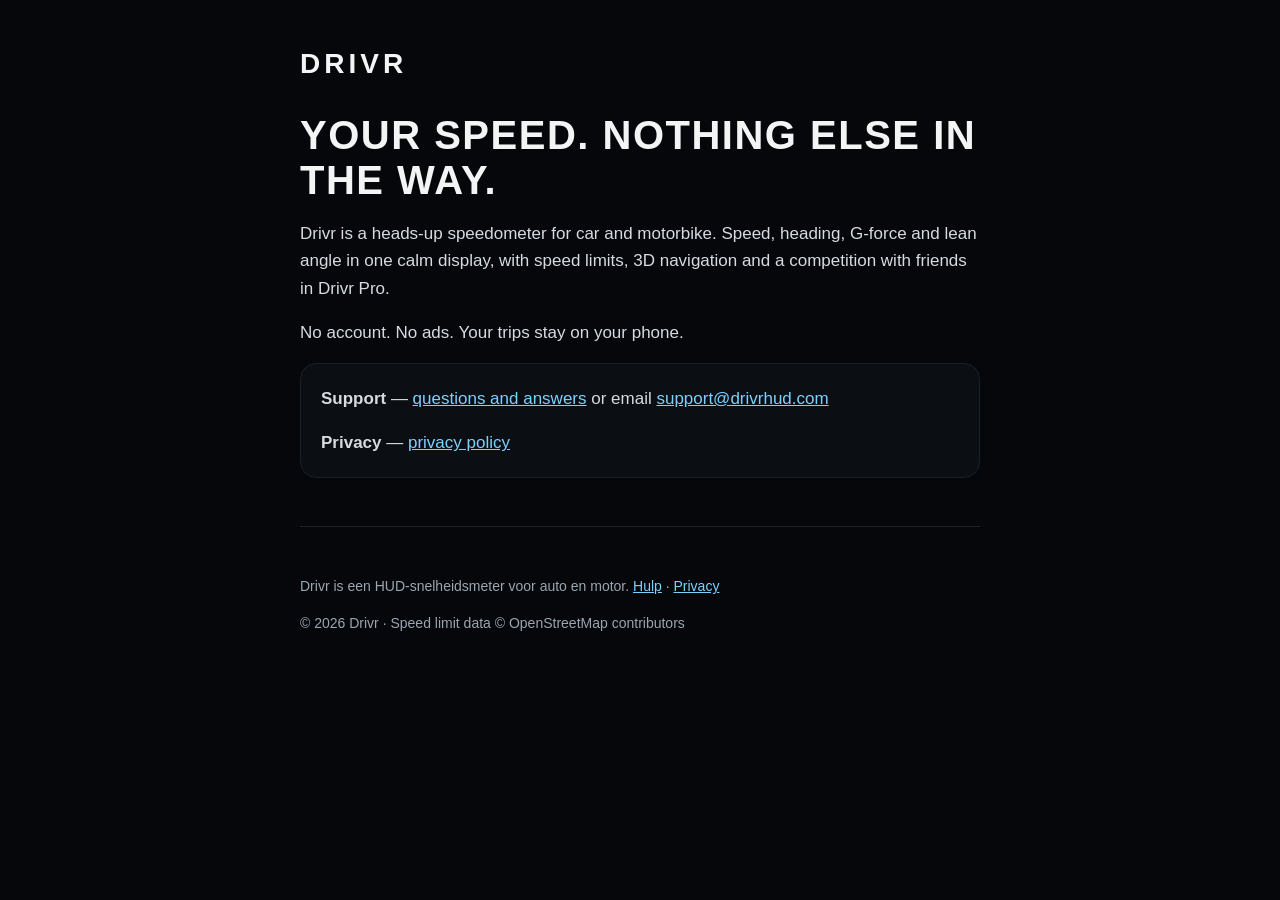
<file: index.html>
<!doctype html>
<html lang="en"><head><meta charset="utf-8"><meta name="viewport" content="width=device-width,initial-scale=1">
<title>Drivr – HUD speedometer for iPhone</title>
<meta name="description" content="Drivr is a heads-up speedometer for car and motorbike: speed, heading, G-force, lean angle, speed limits and 3D navigation. No account, no ads.">
<link rel="stylesheet" href="style.css"></head>
<body><main>
<a class="mark" href="/">DRIVR</a>
<h1>Your speed. Nothing else in the way.</h1>
<p>Drivr is a heads-up speedometer for car and motorbike. Speed, heading, G-force and lean angle in one calm display, with speed limits, 3D navigation and a competition with friends in Drivr Pro.</p>
<p>No account. No ads. Your trips stay on your phone.</p>
<div class="card">
<p><strong>Support</strong> — <a href="/support/">questions and answers</a> or email <a href="mailto:support@drivrhud.com">support@drivrhud.com</a></p>
<p><strong>Privacy</strong> — <a href="/privacy/">privacy policy</a></p>
</div>
<hr>
<p class="muted">Drivr is een HUD-snelheidsmeter voor auto en motor. <a href="/support/">Hulp</a> · <a href="/privacy/">Privacy</a></p>
<p class="muted">© 2026 Drivr · Speed limit data © OpenStreetMap contributors</p>
</main></body></html>
</file>
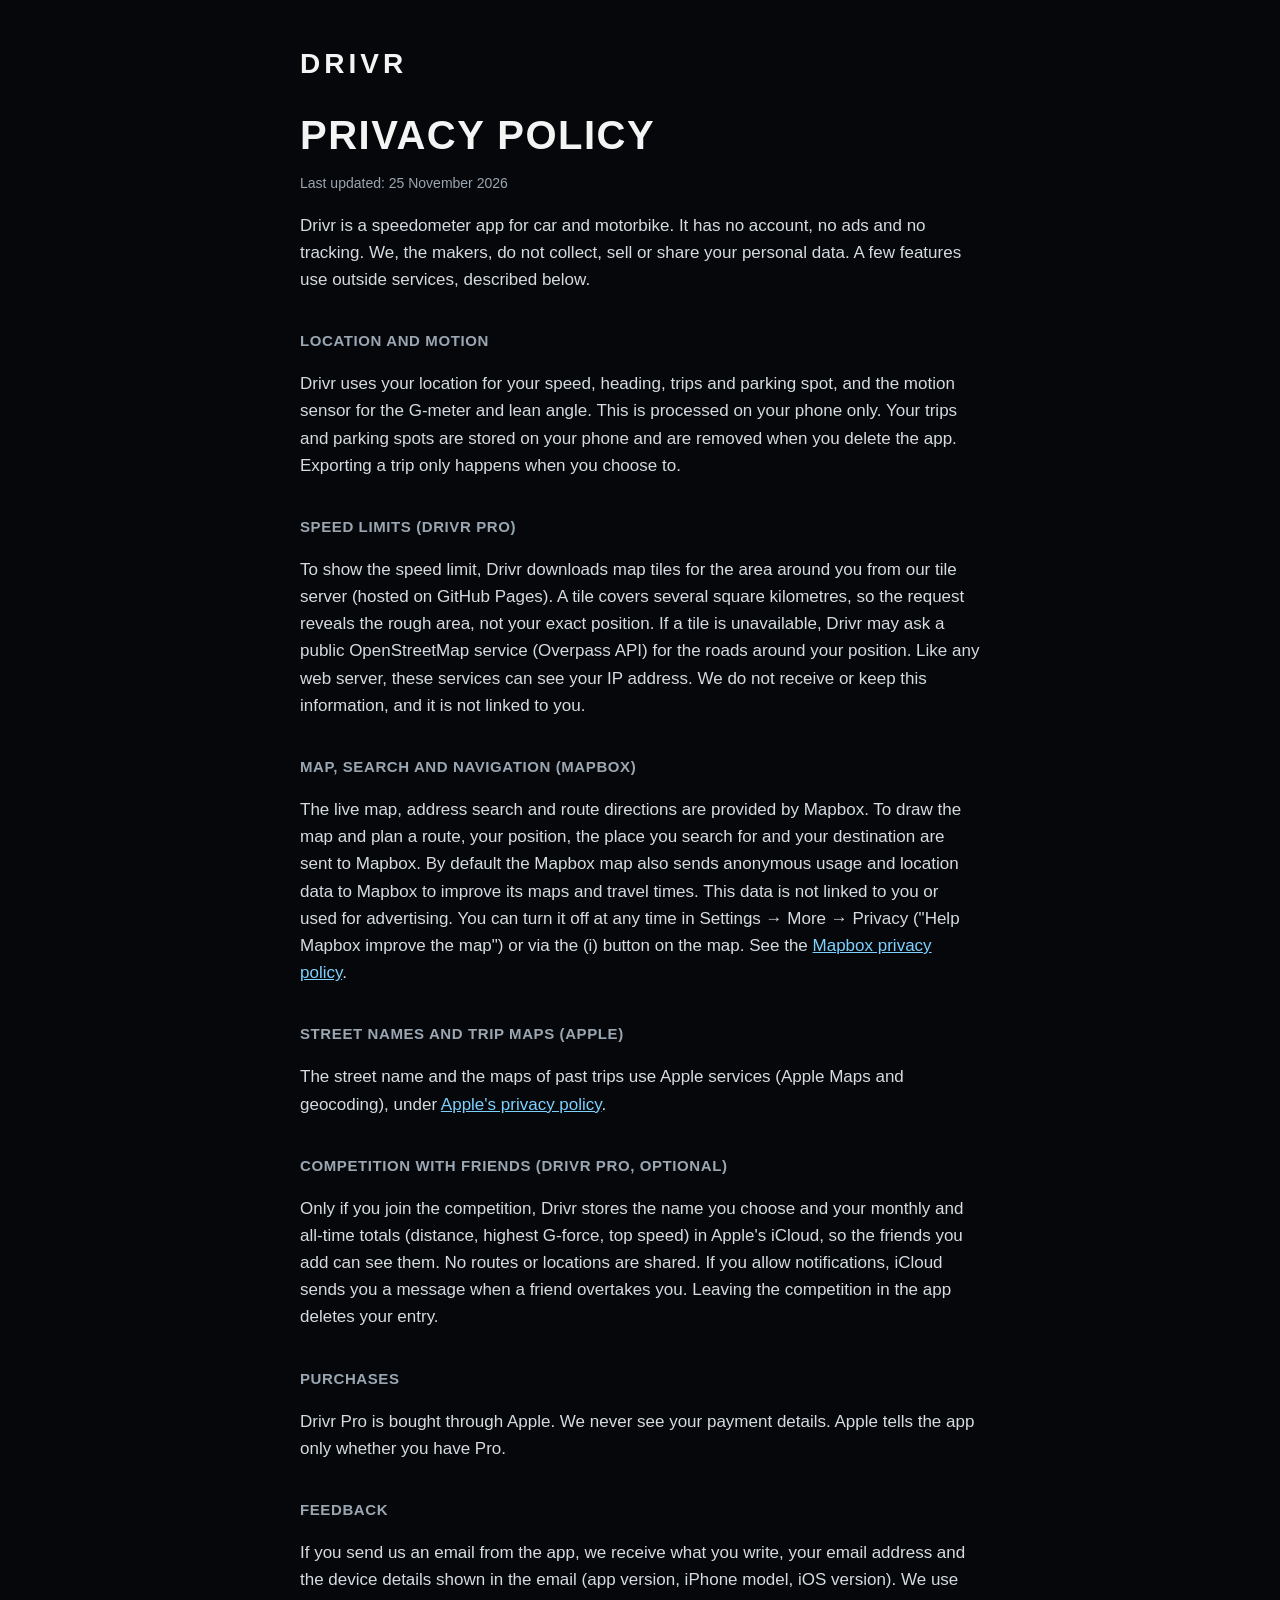
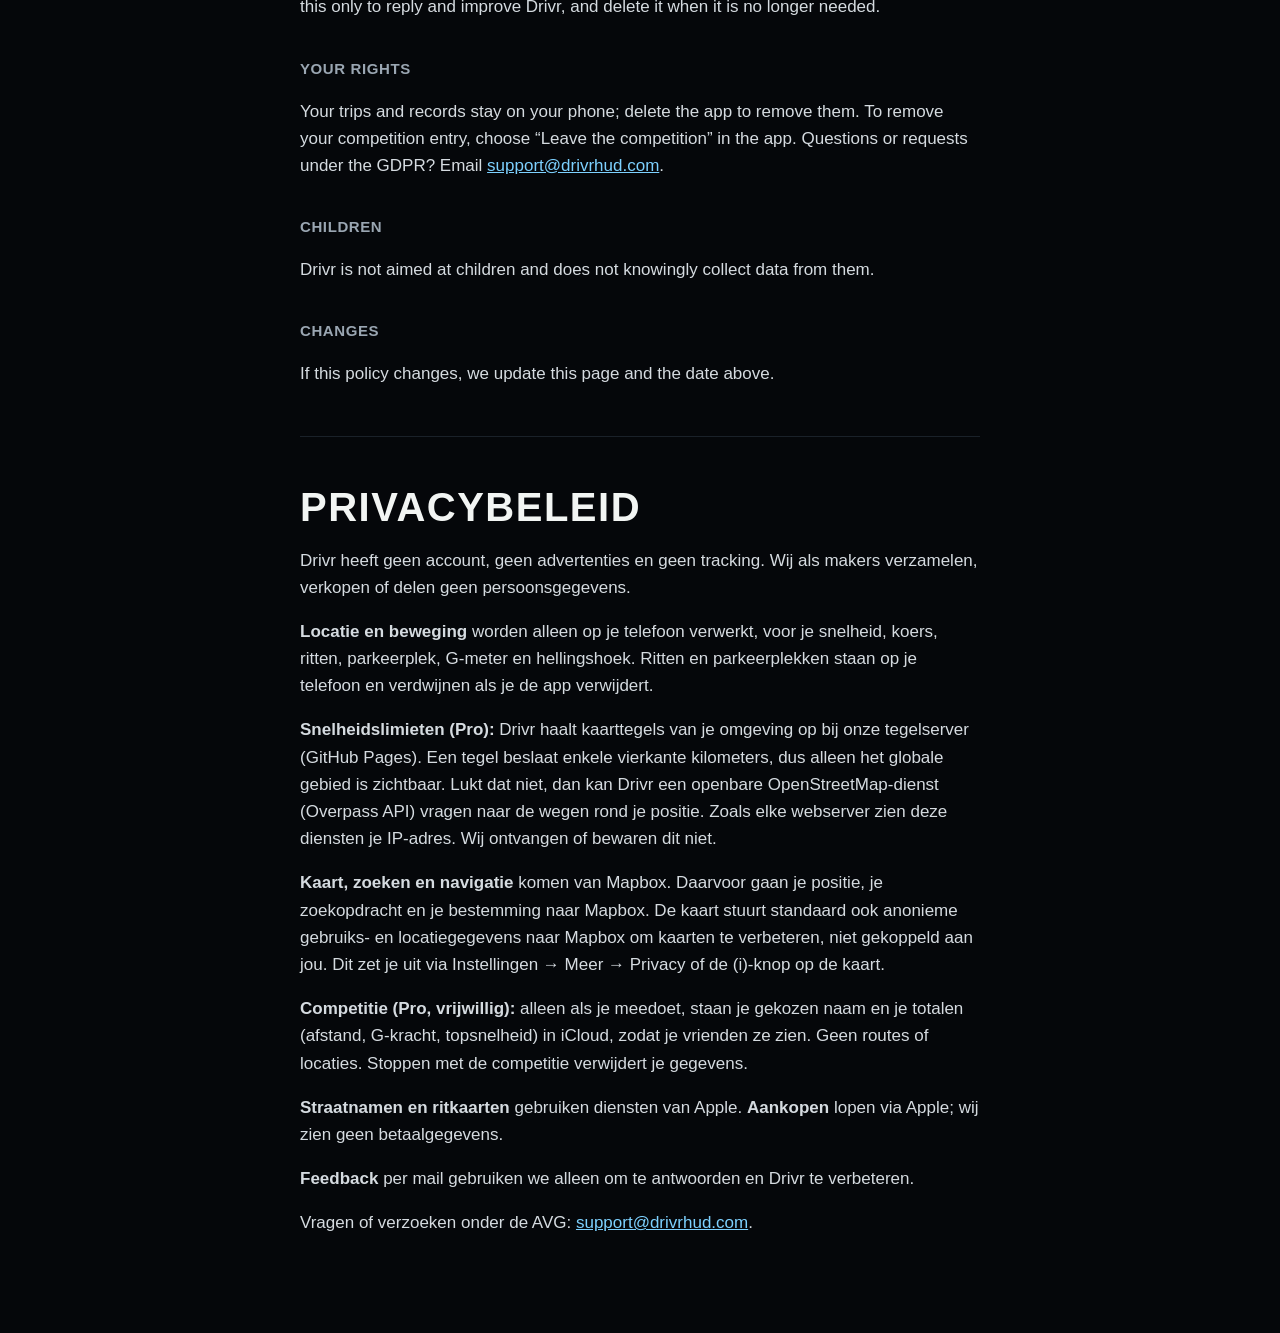
<file: privacy/index.html>
<!doctype html>
<html lang="en"><head><meta charset="utf-8"><meta name="viewport" content="width=device-width,initial-scale=1">
<title>Drivr Privacy</title><link rel="stylesheet" href="../style.css"></head>
<body><main>
<a class="mark" href="/">DRIVR</a>
<h1>Privacy Policy</h1>
<p class="muted">Last updated: 25 November 2026</p>

<p>Drivr is a speedometer app for car and motorbike. It has no account, no ads and no tracking. We, the makers, do not collect, sell or share your personal data. A few features use outside services, described below.</p>

<h2>Location and motion</h2>
<p>Drivr uses your location for your speed, heading, trips and parking spot, and the motion sensor for the G-meter and lean angle. This is processed on your phone only. Your trips and parking spots are stored on your phone and are removed when you delete the app. Exporting a trip only happens when you choose to.</p>

<h2>Speed limits (Drivr Pro)</h2>
<p>To show the speed limit, Drivr downloads map tiles for the area around you from our tile server (hosted on GitHub Pages). A tile covers several square kilometres, so the request reveals the rough area, not your exact position. If a tile is unavailable, Drivr may ask a public OpenStreetMap service (Overpass API) for the roads around your position. Like any web server, these services can see your IP address. We do not receive or keep this information, and it is not linked to you.</p>

<h2>Map, search and navigation (Mapbox)</h2>
<p>The live map, address search and route directions are provided by Mapbox. To draw the map and plan a route, your position, the place you search for and your destination are sent to Mapbox. By default the Mapbox map also sends anonymous usage and location data to Mapbox to improve its maps and travel times. This data is not linked to you or used for advertising. You can turn it off at any time in Settings → More → Privacy ("Help Mapbox improve the map") or via the (i) button on the map. See the <a href="https://www.mapbox.com/legal/privacy">Mapbox privacy policy</a>.</p>

<h2>Street names and trip maps (Apple)</h2>
<p>The street name and the maps of past trips use Apple services (Apple Maps and geocoding), under <a href="https://www.apple.com/legal/privacy/">Apple's privacy policy</a>.</p>

<h2>Competition with friends (Drivr Pro, optional)</h2>
<p>Only if you join the competition, Drivr stores the name you choose and your monthly and all-time totals (distance, highest G-force, top speed) in Apple's iCloud, so the friends you add can see them. No routes or locations are shared. If you allow notifications, iCloud sends you a message when a friend overtakes you. Leaving the competition in the app deletes your entry.</p>

<h2>Purchases</h2>
<p>Drivr Pro is bought through Apple. We never see your payment details. Apple tells the app only whether you have Pro.</p>

<h2>Feedback</h2>
<p>If you send us an email from the app, we receive what you write, your email address and the device details shown in the email (app version, iPhone model, iOS version). We use this only to reply and improve Drivr, and delete it when it is no longer needed.</p>

<h2>Your rights</h2>
<p>Your trips and records stay on your phone; delete the app to remove them. To remove your competition entry, choose “Leave the competition” in the app. Questions or requests under the GDPR? Email <a href="mailto:support@drivrhud.com">support@drivrhud.com</a>.</p>

<h2>Children</h2>
<p>Drivr is not aimed at children and does not knowingly collect data from them.</p>

<h2>Changes</h2>
<p>If this policy changes, we update this page and the date above.</p>

<hr>
<h1>Privacybeleid</h1>
<p>Drivr heeft geen account, geen advertenties en geen tracking. Wij als makers verzamelen, verkopen of delen geen persoonsgegevens.</p>
<p><strong>Locatie en beweging</strong> worden alleen op je telefoon verwerkt, voor je snelheid, koers, ritten, parkeerplek, G-meter en hellingshoek. Ritten en parkeerplekken staan op je telefoon en verdwijnen als je de app verwijdert.</p>
<p><strong>Snelheidslimieten (Pro):</strong> Drivr haalt kaarttegels van je omgeving op bij onze tegelserver (GitHub Pages). Een tegel beslaat enkele vierkante kilometers, dus alleen het globale gebied is zichtbaar. Lukt dat niet, dan kan Drivr een openbare OpenStreetMap-dienst (Overpass API) vragen naar de wegen rond je positie. Zoals elke webserver zien deze diensten je IP-adres. Wij ontvangen of bewaren dit niet.</p>
<p><strong>Kaart, zoeken en navigatie</strong> komen van Mapbox. Daarvoor gaan je positie, je zoekopdracht en je bestemming naar Mapbox. De kaart stuurt standaard ook anonieme gebruiks- en locatiegegevens naar Mapbox om kaarten te verbeteren, niet gekoppeld aan jou. Dit zet je uit via Instellingen → Meer → Privacy of de (i)-knop op de kaart.</p>
<p><strong>Competitie (Pro, vrijwillig):</strong> alleen als je meedoet, staan je gekozen naam en je totalen (afstand, G-kracht, topsnelheid) in iCloud, zodat je vrienden ze zien. Geen routes of locaties. Stoppen met de competitie verwijdert je gegevens.</p>
<p><strong>Straatnamen en ritkaarten</strong> gebruiken diensten van Apple. <strong>Aankopen</strong> lopen via Apple; wij zien geen betaalgegevens.</p>
<p><strong>Feedback</strong> per mail gebruiken we alleen om te antwoorden en Drivr te verbeteren.</p>
<p>Vragen of verzoeken onder de AVG: <a href="mailto:support@drivrhud.com">support@drivrhud.com</a>.</p>
</main></body></html>
</file>
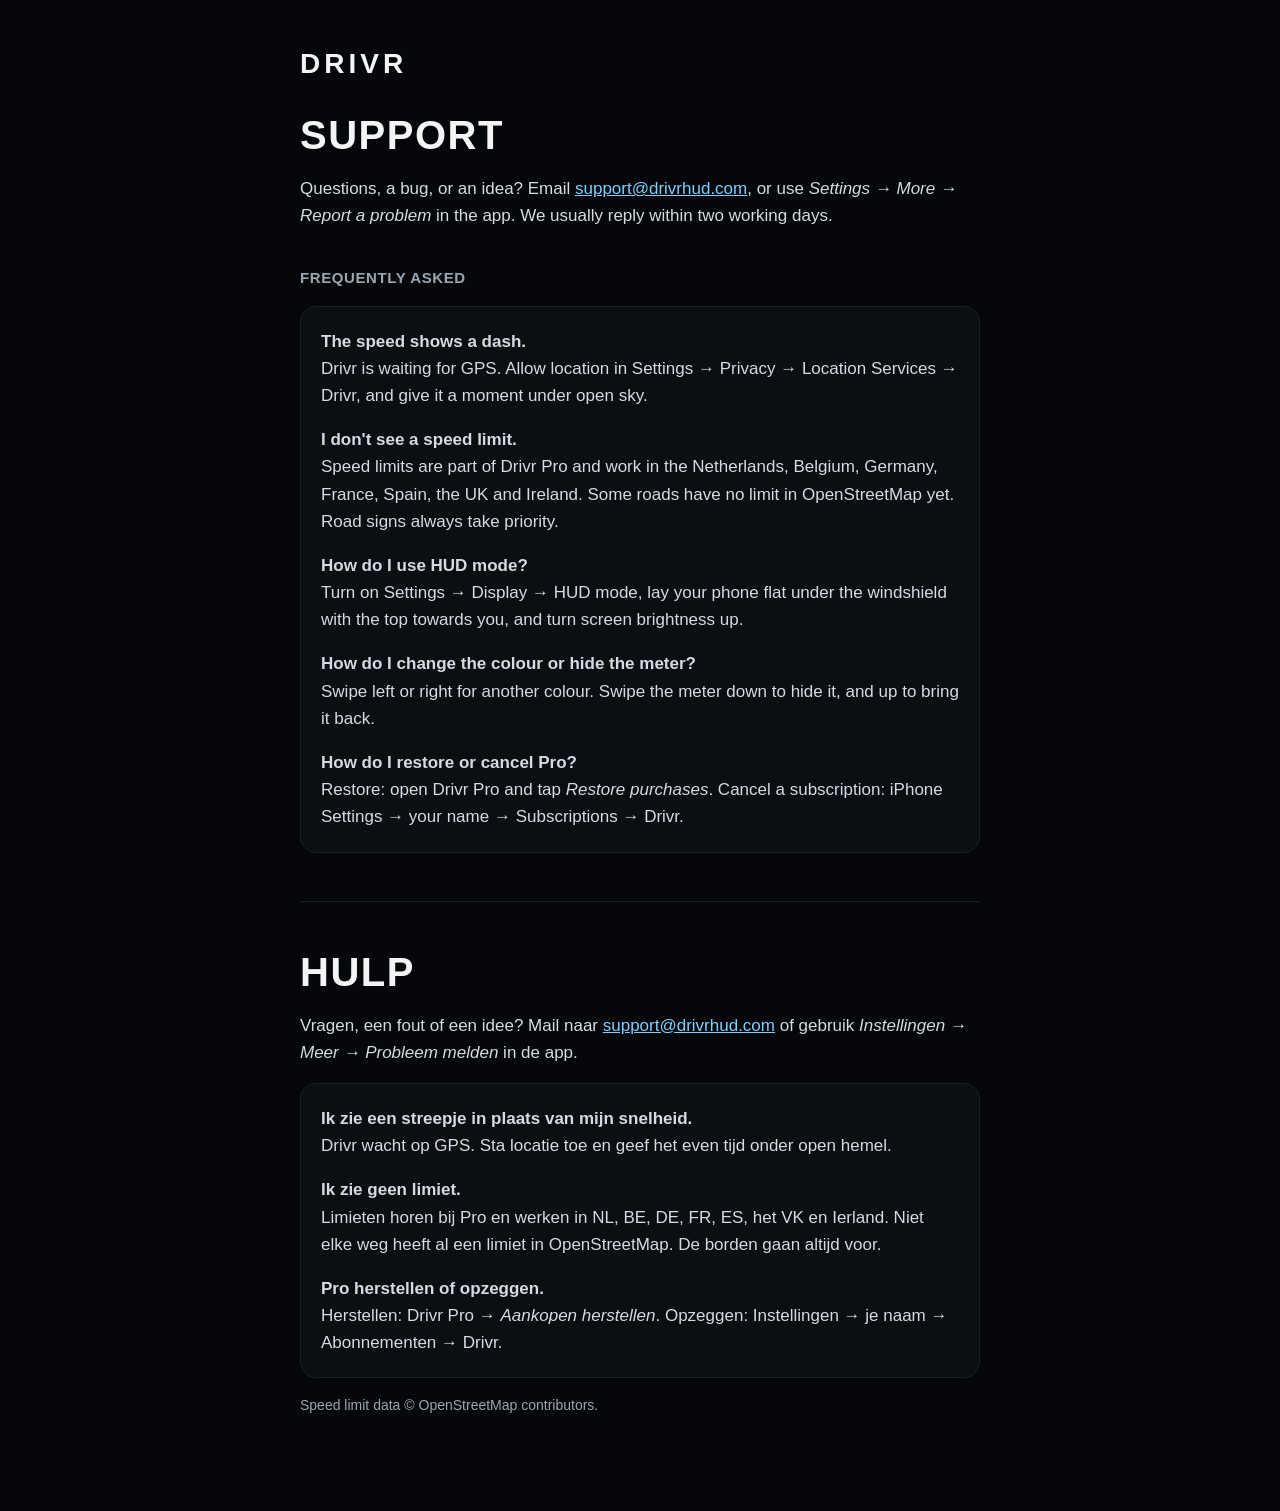
<file: support/index.html>
<!doctype html>
<html lang="en"><head><meta charset="utf-8"><meta name="viewport" content="width=device-width,initial-scale=1">
<title>Drivr Support</title><link rel="stylesheet" href="../style.css"></head>
<body><main>
<a class="mark" href="/">DRIVR</a>
<h1>Support</h1>
<p>Questions, a bug, or an idea? Email <a href="mailto:support@drivrhud.com">support@drivrhud.com</a>, or use <em>Settings → More → Report a problem</em> in the app. We usually reply within two working days.</p>

<h2>Frequently asked</h2>
<div class="card">
<p><strong>The speed shows a dash.</strong><br>Drivr is waiting for GPS. Allow location in Settings → Privacy → Location Services → Drivr, and give it a moment under open sky.</p>
<p><strong>I don't see a speed limit.</strong><br>Speed limits are part of Drivr Pro and work in the Netherlands, Belgium, Germany, France, Spain, the UK and Ireland. Some roads have no limit in OpenStreetMap yet. Road signs always take priority.</p>
<p><strong>How do I use HUD mode?</strong><br>Turn on Settings → Display → HUD mode, lay your phone flat under the windshield with the top towards you, and turn screen brightness up.</p>
<p><strong>How do I change the colour or hide the meter?</strong><br>Swipe left or right for another colour. Swipe the meter down to hide it, and up to bring it back.</p>
<p><strong>How do I restore or cancel Pro?</strong><br>Restore: open Drivr Pro and tap <em>Restore purchases</em>. Cancel a subscription: iPhone Settings → your name → Subscriptions → Drivr.</p>
</div>

<hr>
<h1>Hulp</h1>
<p>Vragen, een fout of een idee? Mail naar <a href="mailto:support@drivrhud.com">support@drivrhud.com</a> of gebruik <em>Instellingen → Meer → Probleem melden</em> in de app.</p>
<div class="card">
<p><strong>Ik zie een streepje in plaats van mijn snelheid.</strong><br>Drivr wacht op GPS. Sta locatie toe en geef het even tijd onder open hemel.</p>
<p><strong>Ik zie geen limiet.</strong><br>Limieten horen bij Pro en werken in NL, BE, DE, FR, ES, het VK en Ierland. Niet elke weg heeft al een limiet in OpenStreetMap. De borden gaan altijd voor.</p>
<p><strong>Pro herstellen of opzeggen.</strong><br>Herstellen: Drivr Pro → <em>Aankopen herstellen</em>. Opzeggen: Instellingen → je naam → Abonnementen → Drivr.</p>
</div>
<p class="muted">Speed limit data © OpenStreetMap contributors.</p>
</main></body></html>
</file>
<file: style.css>
:root{--bg:#05070A;--panel:#0B0E13;--line:#1A2129;--fg:#F2F5F3;--muted:#9AA6B2;--accent:#7DD1FF}
*{box-sizing:border-box}body{margin:0;background:var(--bg);color:var(--fg);font:17px/1.6 -apple-system,BlinkMacSystemFont,"Segoe UI",Roboto,sans-serif}
main{max-width:720px;margin:0 auto;padding:48px 20px 80px}
.mark{font:700 28px "DIN Condensed","Barlow Condensed",sans-serif;letter-spacing:4px;color:var(--fg);text-decoration:none}
h1{font:700 40px "DIN Condensed","Barlow Condensed",sans-serif;letter-spacing:1.5px;text-transform:uppercase;margin:32px 0 4px}
h2{font-size:15px;font-weight:600;letter-spacing:.6px;text-transform:uppercase;color:var(--muted);margin:36px 0 8px}
p,li{color:#D5DBE0}a{color:var(--accent)}.muted{color:var(--muted);font-size:14px}
.card{background:var(--panel);border:1px solid var(--line);border-radius:16px;padding:4px 20px;margin:16px 0}
hr{border:0;border-top:1px solid var(--line);margin:48px 0}
</file>
